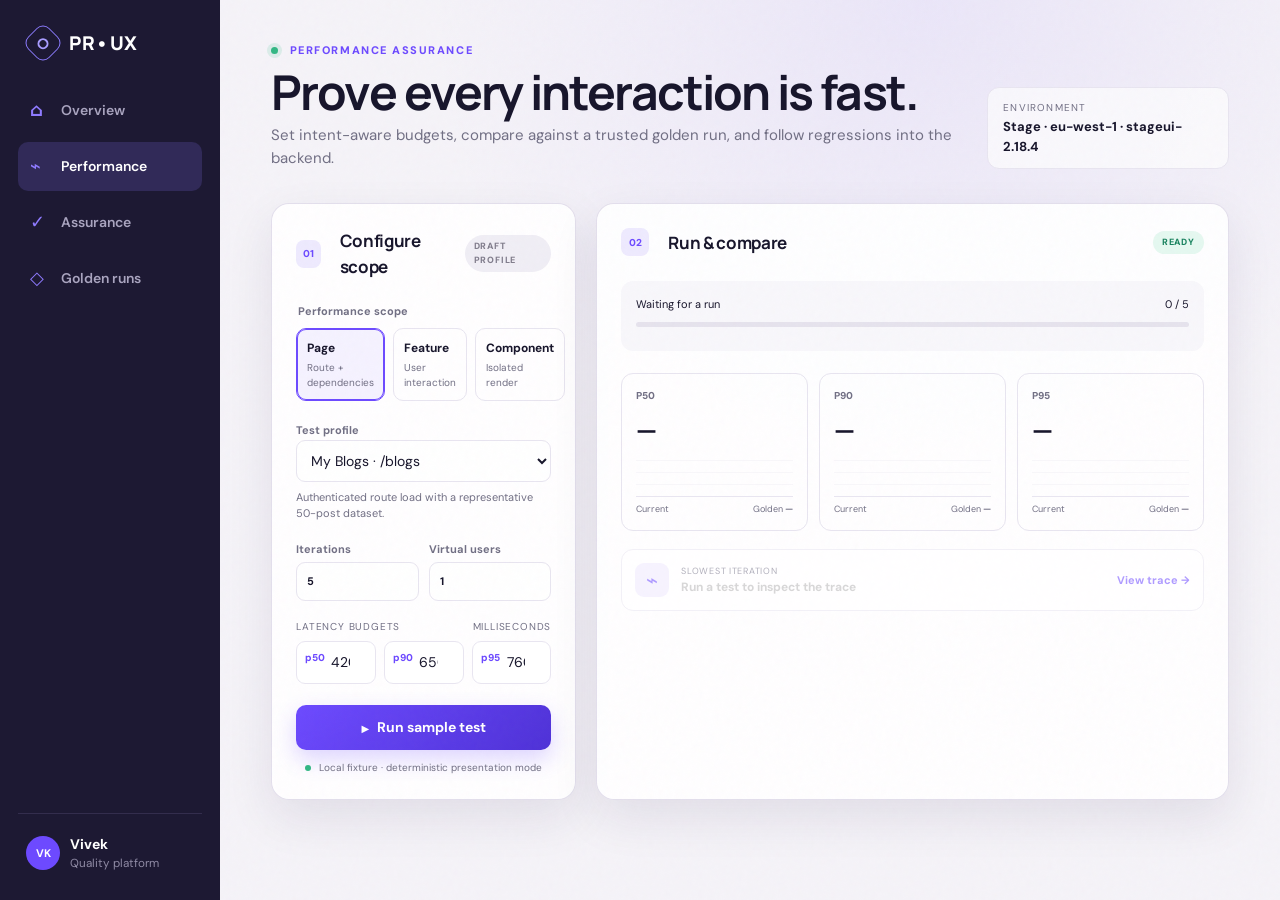
<file: prototype/index.html>
<!doctype html>
<html lang="en">
<head>
  <meta charset="utf-8">
  <meta name="viewport" content="width=device-width, initial-scale=1">
  <meta name="description" content="Interactive performance assurance presentation prototype">
  <title>PR-UX Performance Assurance</title>
  <link rel="preconnect" href="https://fonts.googleapis.com">
  <link rel="preconnect" href="https://fonts.gstatic.com" crossorigin>
  <link href="https://fonts.googleapis.com/css2?family=DM+Sans:wght@400;500;600;700&family=Manrope:wght@500;600;700;800&display=swap" rel="stylesheet">
  <link rel="stylesheet" href="styles.css">
</head>
<body>
  <div class="noise" aria-hidden="true"></div>
  <aside class="sidebar">
    <a class="brand" href="#" aria-label="Assurance home">
      <span class="brand-mark"><span></span></span>
      <span>PR•UX</span>
    </a>
    <nav aria-label="Primary navigation">
      <a class="nav-item" href="#"><span class="nav-icon">⌂</span><span>Overview</span></a>
      <a class="nav-item active" href="#"><span class="nav-icon">⌁</span><span>Performance</span></a>
      <a class="nav-item" href="#"><span class="nav-icon">✓</span><span>Assurance</span></a>
      <a class="nav-item" href="#"><span class="nav-icon">◇</span><span>Golden runs</span></a>
    </nav>
    <div class="sidebar-foot">
      <div class="avatar">VK</div>
      <div><strong>Vivek</strong><small>Quality platform</small></div>
    </div>
  </aside>

  <main>
    <header class="topbar">
      <div>
        <div class="eyebrow"><span class="live-dot"></span> PERFORMANCE ASSURANCE</div>
        <h1>Prove every interaction is fast.</h1>
        <p>Set intent-aware budgets, compare against a trusted golden run, and follow regressions into the backend.</p>
      </div>
      <div class="environment">
        <span>Environment</span>
        <strong id="environment">Loading fixture…</strong>
      </div>
    </header>

    <section class="workspace">
      <div class="config-panel card">
        <div class="section-heading">
          <div><span class="step">01</span><h2>Configure scope</h2></div>
          <span class="status-chip neutral">DRAFT PROFILE</span>
        </div>

        <fieldset class="scope-picker">
          <legend>Performance scope</legend>
          <label><input type="radio" name="scope" value="page" checked><span><b>Page</b><small>Route + dependencies</small></span></label>
          <label><input type="radio" name="scope" value="feature"><span><b>Feature</b><small>User interaction</small></span></label>
          <label><input type="radio" name="scope" value="component"><span><b>Component</b><small>Isolated render</small></span></label>
        </fieldset>

        <label class="field-label" for="profile">Test profile</label>
        <select id="profile" class="select"></select>
        <div class="profile-note" id="profile-note"></div>

        <div class="form-grid">
          <label>Iterations<input id="iterations" type="number" min="3" max="25"></label>
          <label>Virtual users<input id="virtual-users" type="number" min="1" max="20"></label>
        </div>

        <div class="budget-header"><span>Latency budgets</span><span>milliseconds</span></div>
        <div class="budget-grid">
          <label><span>p50</span><input id="budget-p50" type="number"></label>
          <label><span>p90</span><input id="budget-p90" type="number"></label>
          <label><span>p95</span><input id="budget-p95" type="number"></label>
        </div>

        <button class="run-button" id="run-button">
          <span class="play">▶</span><span id="run-label">Run sample test</span>
        </button>
        <p class="fixture-line"><span></span> Local fixture · deterministic presentation mode</p>
      </div>

      <div class="results-panel card">
        <div class="section-heading">
          <div><span class="step">02</span><h2>Run & compare</h2></div>
          <span class="status-chip ready" id="run-status">READY</span>
        </div>

        <div class="run-progress" id="run-progress" aria-live="polite">
          <div class="progress-copy"><span id="progress-title">Waiting for a run</span><span id="progress-count">0 / 5</span></div>
          <div class="progress-track"><span id="progress-bar"></span></div>
          <div class="iteration-dots" id="iteration-dots"></div>
        </div>

        <div class="metric-grid" id="metrics">
          <article class="metric" data-percentile="p50">
            <div class="metric-title"><span>p50</span><span class="budget-badge"></span></div>
            <strong class="metric-value">—</strong>
            <div class="comparison"><span class="current-bar"></span><i></i><span class="golden-bar"></span></div>
            <div class="comparison-labels"><span>Current</span><span>Golden <b class="golden-value">—</b></span></div>
          </article>
          <article class="metric" data-percentile="p90">
            <div class="metric-title"><span>p90</span><span class="budget-badge"></span></div>
            <strong class="metric-value">—</strong>
            <div class="comparison"><span class="current-bar"></span><i></i><span class="golden-bar"></span></div>
            <div class="comparison-labels"><span>Current</span><span>Golden <b class="golden-value">—</b></span></div>
          </article>
          <article class="metric" data-percentile="p95">
            <div class="metric-title"><span>p95</span><span class="budget-badge"></span></div>
            <strong class="metric-value">—</strong>
            <div class="comparison"><span class="current-bar"></span><i></i><span class="golden-bar"></span></div>
            <div class="comparison-labels"><span>Current</span><span>Golden <b class="golden-value">—</b></span></div>
          </article>
        </div>

        <button class="trace-summary" id="trace-toggle" aria-expanded="false" disabled>
          <span class="trace-icon">⌁</span>
          <span><small>Slowest iteration</small><strong id="trace-summary-text">Run a test to inspect the trace</strong></span>
          <span class="trace-cta">View trace <b>→</b></span>
        </button>
      </div>
    </section>

    <section class="trace-panel card" id="trace-panel" hidden>
      <div class="section-heading trace-heading">
        <div><span class="step">03</span><h2>Trace drill-down</h2></div>
        <div class="trace-meta"><span>OTel trace</span><code id="trace-id"></code><button id="trace-close" aria-label="Close trace">×</button></div>
      </div>
      <div class="trace-layout">
        <div class="waterfall">
          <div class="axis"><span>0 ms</span><span>25%</span><span>50%</span><span>75%</span><span id="axis-max">—</span></div>
          <div id="spans"></div>
        </div>
        <aside class="finding">
          <span class="finding-label">ASSURANCE FINDING</span>
          <h3 id="finding-title">Within budget</h3>
          <p id="finding-copy"></p>
          <div class="telemetry-links"><span>Prometheus metrics</span><span>Tempo trace</span><span>Grafana overlay</span></div>
        </aside>
      </div>
    </section>
  </main>

  <div class="toast" id="toast" role="status"></div>
  <script src="app.js"></script>
</body>
</html>
</file>
<file: prototype/styles.css>
:root {
  --ink: #17152b;
  --muted: #716f84;
  --line: #e8e5f0;
  --paper: #ffffff;
  --canvas: #f5f3f8;
  --violet: #6d4aff;
  --violet-dark: #4e31d7;
  --mint: #32b784;
  --amber: #f59e0b;
  --red: #e5484d;
  --shadow: 0 18px 48px rgba(38, 27, 71, .09);
}

* { box-sizing: border-box; }
html { min-height: 100%; background: var(--canvas); }
body {
  margin: 0; min-height: 100vh; color: var(--ink);
  font: 14px/1.5 "DM Sans", system-ui, sans-serif;
  background:
    radial-gradient(circle at 72% 0%, rgba(109, 74, 255, .08), transparent 31rem),
    var(--canvas);
}
button, input, select { font: inherit; }
.noise { position: fixed; inset: 0; pointer-events: none; opacity: .025; background-image: url("data:image/svg+xml,%3Csvg viewBox='0 0 180 180' xmlns='http://www.w3.org/2000/svg'%3E%3Cfilter id='n'%3E%3CfeTurbulence type='fractalNoise' baseFrequency='.9' numOctaves='2'/%3E%3C/filter%3E%3Crect width='100%25' height='100%25' filter='url(%23n)'/%3E%3C/svg%3E"); }
.sidebar {
  position: fixed; inset: 0 auto 0 0; width: 220px; padding: 28px 18px;
  display: flex; flex-direction: column; background: #1d1933; color: #fff; z-index: 2;
}
.brand { display: flex; align-items: center; gap: 11px; padding: 0 10px 28px; color: #fff; text-decoration: none; font: 800 19px "Manrope"; letter-spacing: .03em; }
.brand-mark { display: grid; place-items: center; width: 30px; height: 30px; border: 1px solid #8c7cff; border-radius: 9px; transform: rotate(45deg); }
.brand-mark span { width: 11px; height: 11px; border: 2px solid #a99dff; border-radius: 50%; }
nav { display: grid; gap: 7px; }
.nav-item { display: flex; gap: 11px; align-items: center; color: #a9a4bf; text-decoration: none; padding: 11px 12px; border-radius: 10px; font-weight: 600; }
.nav-item.active { color: #fff; background: rgba(138, 116, 255, .18); }
.nav-icon { width: 20px; color: #8f7bff; font-size: 18px; }
.sidebar-foot { margin-top: auto; border-top: 1px solid #332d4d; padding: 20px 8px 0; display: flex; align-items: center; gap: 10px; }
.sidebar-foot small { display: block; color: #8f8aa4; }
.avatar { width: 34px; height: 34px; display: grid; place-items: center; border-radius: 50%; background: #6d4aff; font-size: 11px; font-weight: 700; }
main { margin-left: 220px; padding: 42px clamp(24px, 4vw, 64px) 64px; }
.topbar { max-width: 1250px; margin: auto; display: flex; justify-content: space-between; align-items: end; gap: 30px; }
.eyebrow { color: var(--violet); font-size: 11px; font-weight: 800; letter-spacing: .14em; }
.live-dot { display: inline-block; width: 7px; height: 7px; margin-right: 7px; border-radius: 50%; background: var(--mint); box-shadow: 0 0 0 4px rgba(50,183,132,.13); }
h1, h2, h3 { font-family: "Manrope", system-ui, sans-serif; }
h1 { margin: 8px 0 7px; font-size: clamp(31px, 4vw, 48px); line-height: 1.06; letter-spacing: -.04em; }
.topbar p { max-width: 700px; margin: 0; color: var(--muted); font-size: 15px; }
.environment { min-width: 190px; padding: 12px 15px; border: 1px solid var(--line); border-radius: 12px; background: rgba(255,255,255,.65); }
.environment span, .environment strong { display: block; }
.environment span { color: var(--muted); font-size: 10px; text-transform: uppercase; letter-spacing: .12em; }
.environment strong { margin-top: 2px; font-size: 13px; }
.workspace { max-width: 1250px; margin: 34px auto 0; display: grid; grid-template-columns: minmax(300px, .82fr) minmax(520px, 1.7fr); gap: 20px; align-items: stretch; }
.card { border: 1px solid rgba(224,220,234,.9); border-radius: 18px; background: rgba(255,255,255,.92); box-shadow: var(--shadow); }
.config-panel, .results-panel, .trace-panel { padding: 24px; }
.section-heading, .section-heading > div { display: flex; align-items: center; justify-content: space-between; gap: 10px; }
.section-heading h2 { display: inline; margin: 0; font-size: 17px; letter-spacing: -.02em; }
.step { display: inline-grid; place-items: center; width: 28px; height: 28px; margin-right: 9px; border-radius: 8px; background: #eeeafe; color: var(--violet); font-size: 10px; font-weight: 800; }
.status-chip { border-radius: 999px; padding: 5px 9px; font-size: 9px; font-weight: 800; letter-spacing: .09em; }
.status-chip.neutral { background: #f0eef5; color: #817d8c; }
.status-chip.ready, .status-chip.pass { background: #e5f8f0; color: #19835f; }
.status-chip.running { background: #eeeafe; color: var(--violet); }
.status-chip.fail { background: #ffebec; color: #bd2830; }
.scope-picker { border: 0; padding: 0; margin: 24px 0 18px; display: grid; grid-template-columns: repeat(3, 1fr); gap: 8px; }
.scope-picker legend { margin-bottom: 8px; color: var(--muted); font-size: 11px; font-weight: 700; }
.scope-picker input { position: absolute; opacity: 0; }
.scope-picker label span { display: block; min-height: 67px; padding: 10px; border: 1px solid var(--line); border-radius: 10px; cursor: pointer; }
.scope-picker input:checked + span { border-color: var(--violet); background: #f5f2ff; box-shadow: inset 0 0 0 1px var(--violet); }
.scope-picker b, .scope-picker small { display: block; }
.scope-picker b { font-size: 12px; }
.scope-picker small { color: var(--muted); font-size: 10px; margin-top: 3px; }
.field-label, .form-grid label { color: var(--muted); font-size: 11px; font-weight: 700; }
.select, .form-grid input, .budget-grid input { width: 100%; border: 1px solid var(--line); border-radius: 9px; background: #fff; color: var(--ink); padding: 10px; outline: 0; }
.select:focus, input:focus { border-color: var(--violet); box-shadow: 0 0 0 3px rgba(109,74,255,.1); }
.profile-note { min-height: 38px; margin: 7px 0 14px; color: var(--muted); font-size: 11px; }
.form-grid { display: grid; grid-template-columns: 1fr 1fr; gap: 10px; }
.form-grid label { display: grid; gap: 5px; }
.budget-header { display: flex; justify-content: space-between; margin: 18px 0 7px; color: var(--muted); font-size: 10px; text-transform: uppercase; letter-spacing: .08em; }
.budget-grid { display: grid; grid-template-columns: repeat(3, 1fr); gap: 8px; }
.budget-grid label { position: relative; }
.budget-grid span { position: absolute; left: 9px; top: 9px; color: var(--violet); font-size: 10px; font-weight: 800; }
.budget-grid input { padding-left: 34px; }
.run-button { width: 100%; margin-top: 21px; padding: 12px; border: 0; border-radius: 10px; color: #fff; background: linear-gradient(135deg, var(--violet), var(--violet-dark)); box-shadow: 0 9px 22px rgba(109,74,255,.23); font-weight: 700; cursor: pointer; }
.run-button:disabled { opacity: .6; cursor: wait; }
.play { margin-right: 8px; font-size: 10px; }
.fixture-line { margin: 10px 0 0; text-align: center; color: var(--muted); font-size: 10px; }
.fixture-line span { display: inline-block; width: 6px; height: 6px; margin-right: 5px; border-radius: 50%; background: var(--mint); }
.run-progress { margin: 25px 0 22px; padding: 15px; border-radius: 12px; background: #f8f7fb; }
.progress-copy { display: flex; justify-content: space-between; font-size: 11px; }
.progress-track { height: 5px; margin: 9px 0; border-radius: 4px; overflow: hidden; background: #e6e3ed; }
.progress-track span { display: block; height: 100%; width: 0; border-radius: inherit; background: var(--violet); transition: width .3s ease; }
.iteration-dots { display: flex; gap: 5px; }
.iteration-dots i { width: 7px; height: 7px; border-radius: 50%; background: #d9d5e3; }
.iteration-dots i.done { background: var(--mint); }
.metric-grid { display: grid; grid-template-columns: repeat(3, 1fr); gap: 11px; }
.metric { padding: 14px; border: 1px solid var(--line); border-radius: 12px; }
.metric-title { display: flex; justify-content: space-between; color: var(--muted); text-transform: uppercase; font-size: 10px; font-weight: 800; }
.budget-badge { padding: 2px 5px; border-radius: 5px; }
.budget-badge.pass { color: #147557; background: #e5f8f0; }
.budget-badge.fail { color: #b4232b; background: #ffebec; }
.metric-value { display: block; margin: 8px 0 12px; font: 700 27px "Manrope"; letter-spacing: -.04em; }
.comparison { position: relative; height: 37px; border-bottom: 1px solid var(--line); }
.comparison span { position: absolute; bottom: 0; width: 9px; border-radius: 4px 4px 0 0; }
.current-bar { left: 40%; height: 0; background: var(--violet); transition: height .55s ease; }
.golden-bar { left: 55%; height: 0; background: #b9b2cc; transition: height .55s ease; }
.comparison i { position: absolute; inset: 0; background: repeating-linear-gradient(to top, transparent 0 11px, #f0eef4 12px); }
.comparison-labels { display: flex; justify-content: space-between; margin-top: 6px; color: var(--muted); font-size: 9px; }
.trace-summary { width: 100%; margin-top: 18px; padding: 13px; display: grid; grid-template-columns: auto 1fr auto; gap: 12px; align-items: center; text-align: left; border: 1px solid var(--line); border-radius: 12px; background: #fff; cursor: pointer; }
.trace-summary:disabled { cursor: default; opacity: .55; }
.trace-icon { display: grid; place-items: center; width: 34px; height: 34px; border-radius: 9px; color: var(--violet); background: #eeeafe; font-size: 20px; }
.trace-summary small, .trace-summary strong { display: block; }
.trace-summary small { color: var(--muted); font-size: 9px; text-transform: uppercase; letter-spacing: .08em; }
.trace-summary strong { font-size: 12px; }
.trace-cta { color: var(--violet); font-size: 11px; font-weight: 700; }
.trace-panel { max-width: 1250px; margin: 20px auto 0; }
.trace-heading { padding-bottom: 17px; border-bottom: 1px solid var(--line); }
.trace-meta { color: var(--muted); font-size: 10px; }
.trace-meta code { color: var(--ink); }
#trace-close { border: 0; background: transparent; font-size: 22px; cursor: pointer; }
.trace-layout { display: grid; grid-template-columns: 1.8fr .8fr; gap: 25px; padding-top: 18px; }
.axis { display: flex; justify-content: space-between; color: var(--muted); font-size: 9px; }
.span-row { display: grid; grid-template-columns: 128px 1fr 48px; gap: 9px; align-items: center; margin: 10px 0; font-size: 10px; }
.span-track { position: relative; height: 17px; border-radius: 4px; background: #f3f1f6; overflow: hidden; }
.span-bar { position: absolute; height: 100%; border-radius: 4px; }
.span-bar.violet { background: #7658ef; } .span-bar.blue { background: #4f88e8; } .span-bar.cyan { background: #35b9c3; } .span-bar.amber { background: #e8a22e; } .span-bar.green { background: #48b789; }
.finding { padding: 17px; border-radius: 12px; background: #f8f7fb; }
.finding-label { color: var(--violet); font-size: 9px; font-weight: 800; letter-spacing: .11em; }
.finding h3 { margin: 7px 0; font-size: 16px; }
.finding p { color: var(--muted); font-size: 11px; }
.telemetry-links { display: flex; flex-wrap: wrap; gap: 5px; margin-top: 16px; }
.telemetry-links span { padding: 4px 7px; border: 1px solid var(--line); border-radius: 6px; color: var(--muted); font-size: 8px; }
.toast { position: fixed; right: 24px; bottom: 24px; padding: 11px 16px; border-radius: 10px; color: #fff; background: #1d1933; opacity: 0; transform: translateY(8px); transition: .2s; pointer-events: none; }
.toast.show { opacity: 1; transform: translateY(0); }

@media (max-width: 980px) {
  .sidebar { position: static; width: auto; height: auto; padding: 15px 22px; flex-direction: row; align-items: center; }
  .brand { padding: 0; } nav { display: flex; margin-left: auto; } .sidebar-foot { display: none; }
  main { margin: 0; padding: 28px 20px 50px; }
  .workspace { grid-template-columns: 1fr; }
}
@media (max-width: 640px) {
  .nav-item span:last-child { display: none; }
  .topbar { display: block; } .environment { margin-top: 18px; }
  .scope-picker, .metric-grid { grid-template-columns: 1fr; }
  .trace-layout { grid-template-columns: 1fr; }
}
</file>
